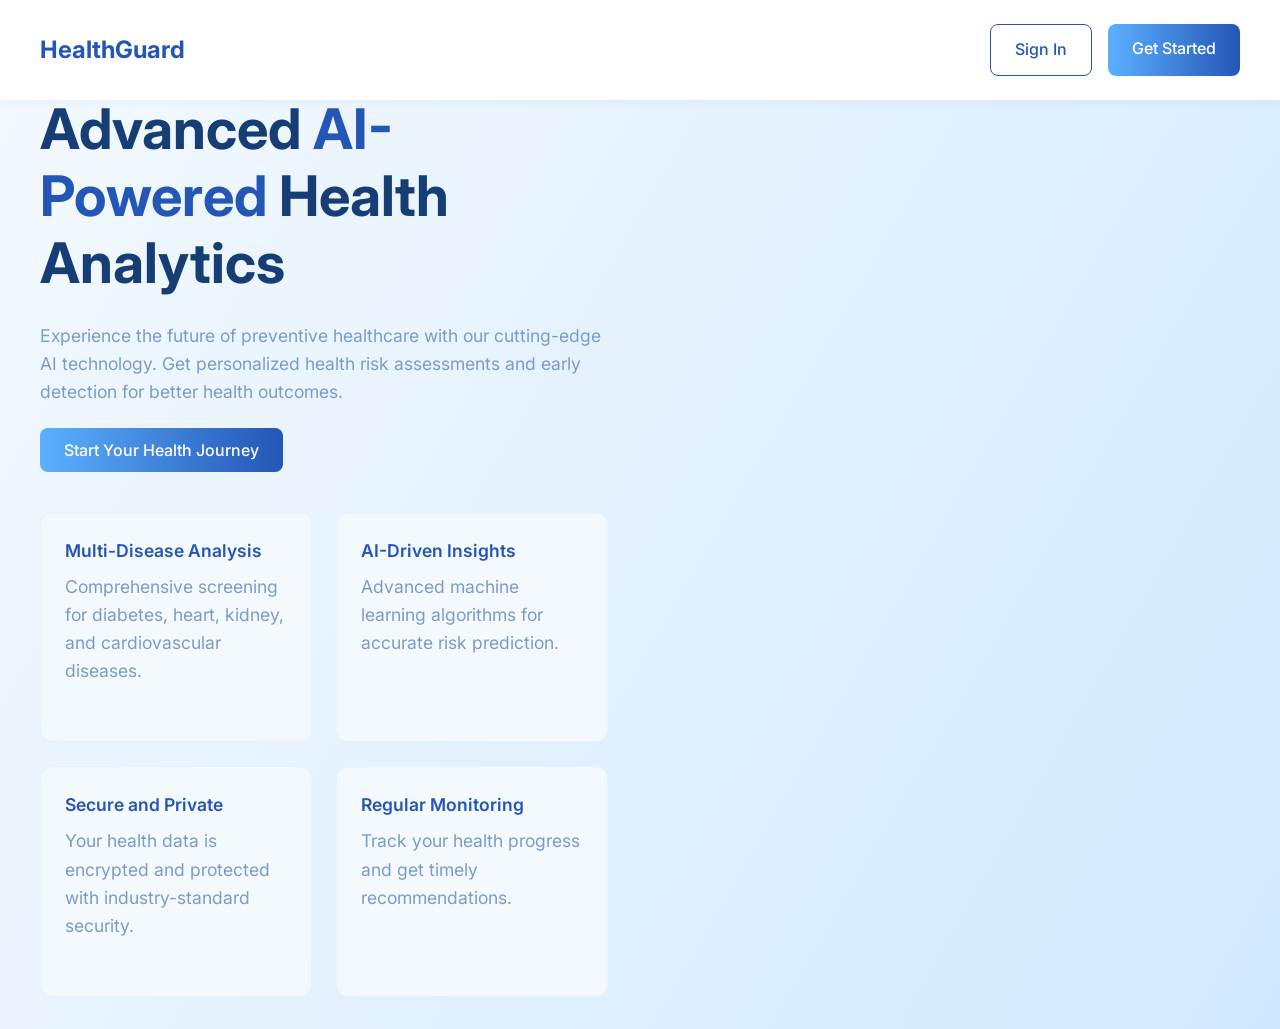
<file: templates/index.html>
<!DOCTYPE html>
<html lang="en">
<head>
    <meta charset="UTF-8">
    <meta name="viewport" content="width=device-width, initial-scale=1.0">
    <title>HealthGuard AI | Advanced Health Analytics</title>
    <link href="https://fonts.googleapis.com/css2?family=Inter:wght@400;600;700&display=swap" rel="stylesheet">
    <style>
        :root {
            --primary-500: #2456b6;
            --primary-400: #5cb0ff;
            --bg-100: #f4f9fd;
            --card-bg: #fff;
            --muted-600: #7a9cc6;
            --success-600: #158442;
            --danger-600: #a51820;
            --shadow-01: 0 2px 8px rgba(60,120,240,0.07);
            --radius-lg: 18px;
            --radius-md: 12px;
            --glass: linear-gradient(120deg, #f4f9fd 0%, #d1e9ff 100%);
            --accent-gradient: linear-gradient(90deg, var(--primary-400) 0%, var(--primary-500) 100%);
            --text: #163e75;
            --text-secondary: #7a9cc6;
        }

        * {
            margin: 0;
            padding: 0;
            box-sizing: border-box;
        }

        body {
            font-family: 'Inter', sans-serif;
            background: var(--glass);
            color: var(--text);
            line-height: 1.6;
        }

        .navbar {
            position: fixed;
            top: 0;
            width: 100%;
            padding: 1.5rem 2rem;
            background: var(--card-bg);
            box-shadow: var(--shadow-01);
            z-index: 100;
        }

        .nav-content {
            max-width: 1200px;
            margin: 0 auto;
            display: flex;
            justify-content: space-between;
            align-items: center;
        }

        .logo {
            font-size: 1.5rem;
            font-weight: 700;
            color: var(--primary-500);
            text-decoration: none;
        }

        .nav-buttons {
            display: flex;
            gap: 1rem;
        }

        .btn {
            padding: 0.75rem 1.5rem;
            border-radius: 8px;
            text-decoration: none;
            font-weight: 500;
            transition: all 0.3s ease;
        }

        .btn-primary {
            background: var(--accent-gradient);
            color: white;
        }

        .btn-secondary {
            border: 1px solid var(--primary-500);
            color: var(--primary-500);
        }

        .hero {
            min-height: 100vh;
            display: flex;
            align-items: center;
            padding: 6rem 2rem 2rem;
        }

        .hero-content {
            max-width: 1200px;
            margin: 0 auto;
            display: grid;
            grid-template-columns: 1fr 1fr;
            gap: 4rem;
            align-items: center;
        }

        .hero-text h1 {
            font-size: 3.5rem;
            line-height: 1.2;
            margin-bottom: 1.5rem;
            color: var(--text);
        }

        .hero-text span {
            color: var(--primary-500);
        }

        .hero-text p {
            color: var(--text-secondary);
            font-size: 1.1rem;
            margin-bottom: 2rem;
        }

        .features-grid {
            display: grid;
            grid-template-columns: repeat(2, 1fr);
            gap: 1.5rem;
            margin-top: 3rem;
        }

        .feature-card {
            background: var(--bg-100);
            border: 1px solid rgba(92,176,255,0.1);
            padding: 1.5rem;
            border-radius: 12px;
            transition: transform 0.12s, box-shadow 0.15s;
        }

        .feature-card:hover {
            transform: translateY(-2px);
            box-shadow: var(--shadow-01);
        }

        .feature-title {
            color: var(--primary-500);
            font-size: 1.1rem;
            font-weight: 600;
            margin-bottom: 0.5rem;
        }

        .feature-desc {
            color: var(--text-secondary);
            font-size: 0.9rem;
        }

        .hero-image {
            position: relative;
        }

        .hero-image img {
            width: 100%;
            height: auto;
            border-radius: 16px;
            box-shadow: var(--shadow-01);
        }

        @media (max-width: 968px) {
            .hero-content {
                grid-template-columns: 1fr;
                text-align: center;
                gap: 2rem;
            }

            .hero-text h1 {
                font-size: 2.5rem;
            }

            .features-grid {
                grid-template-columns: 1fr;
            }

            .hero-image {
                order: -1;
            }
        }
    </style>
</head>
<body>
    <nav class="navbar">
        <div class="nav-content">
            <a href="/" class="logo">HealthGuard</a>
            <div class="nav-buttons">
                <a href="/login" class="btn btn-secondary">Sign In</a>
                <a href="/signup" class="btn btn-primary">Get Started</a>
            </div>
        </div>
    </nav>

    <section class="hero">
        <div class="hero-content">
            <div class="hero-text">
                <h1>Advanced <span>AI-Powered</span> Health Analytics</h1>
                <p>
                    Experience the future of preventive healthcare with our cutting-edge AI technology. 
                    Get personalized health risk assessments and early detection for better health outcomes.
                </p>
                <a href="/signup" class="btn btn-primary">Start Your Health Journey</a>

                <div class="features-grid">
                    <div class="feature-card">
                        <h3 class="feature-title">Multi-Disease Analysis</h3>
                        <p class="feature-desc">Comprehensive screening for diabetes, heart, kidney, and cardiovascular diseases.</p>
                    </div>
                    <div class="feature-card">
                        <h3 class="feature-title">AI-Driven Insights</h3>
                        <p class="feature-desc">Advanced machine learning algorithms for accurate risk prediction.</p>
                    </div>
                    <div class="feature-card">
                        <h3 class="feature-title">Secure and Private</h3>
                        <p class="feature-desc">Your health data is encrypted and protected with industry-standard security.</p>
                    </div>
                    <div class="feature-card">
                        <h3 class="feature-title">Regular Monitoring</h3>
                        <p class="feature-desc">Track your health progress and get timely recommendations.</p>
                    </div>
                </div>
            </div>

            <!--<div class="hero-image">
                <img src="{{ url_for('static', filename='health-analytics.svg') }}" alt="Health Analytics Illustration">
            </div>-->
        </div>
    </section>
</body>
</html>
</file>
